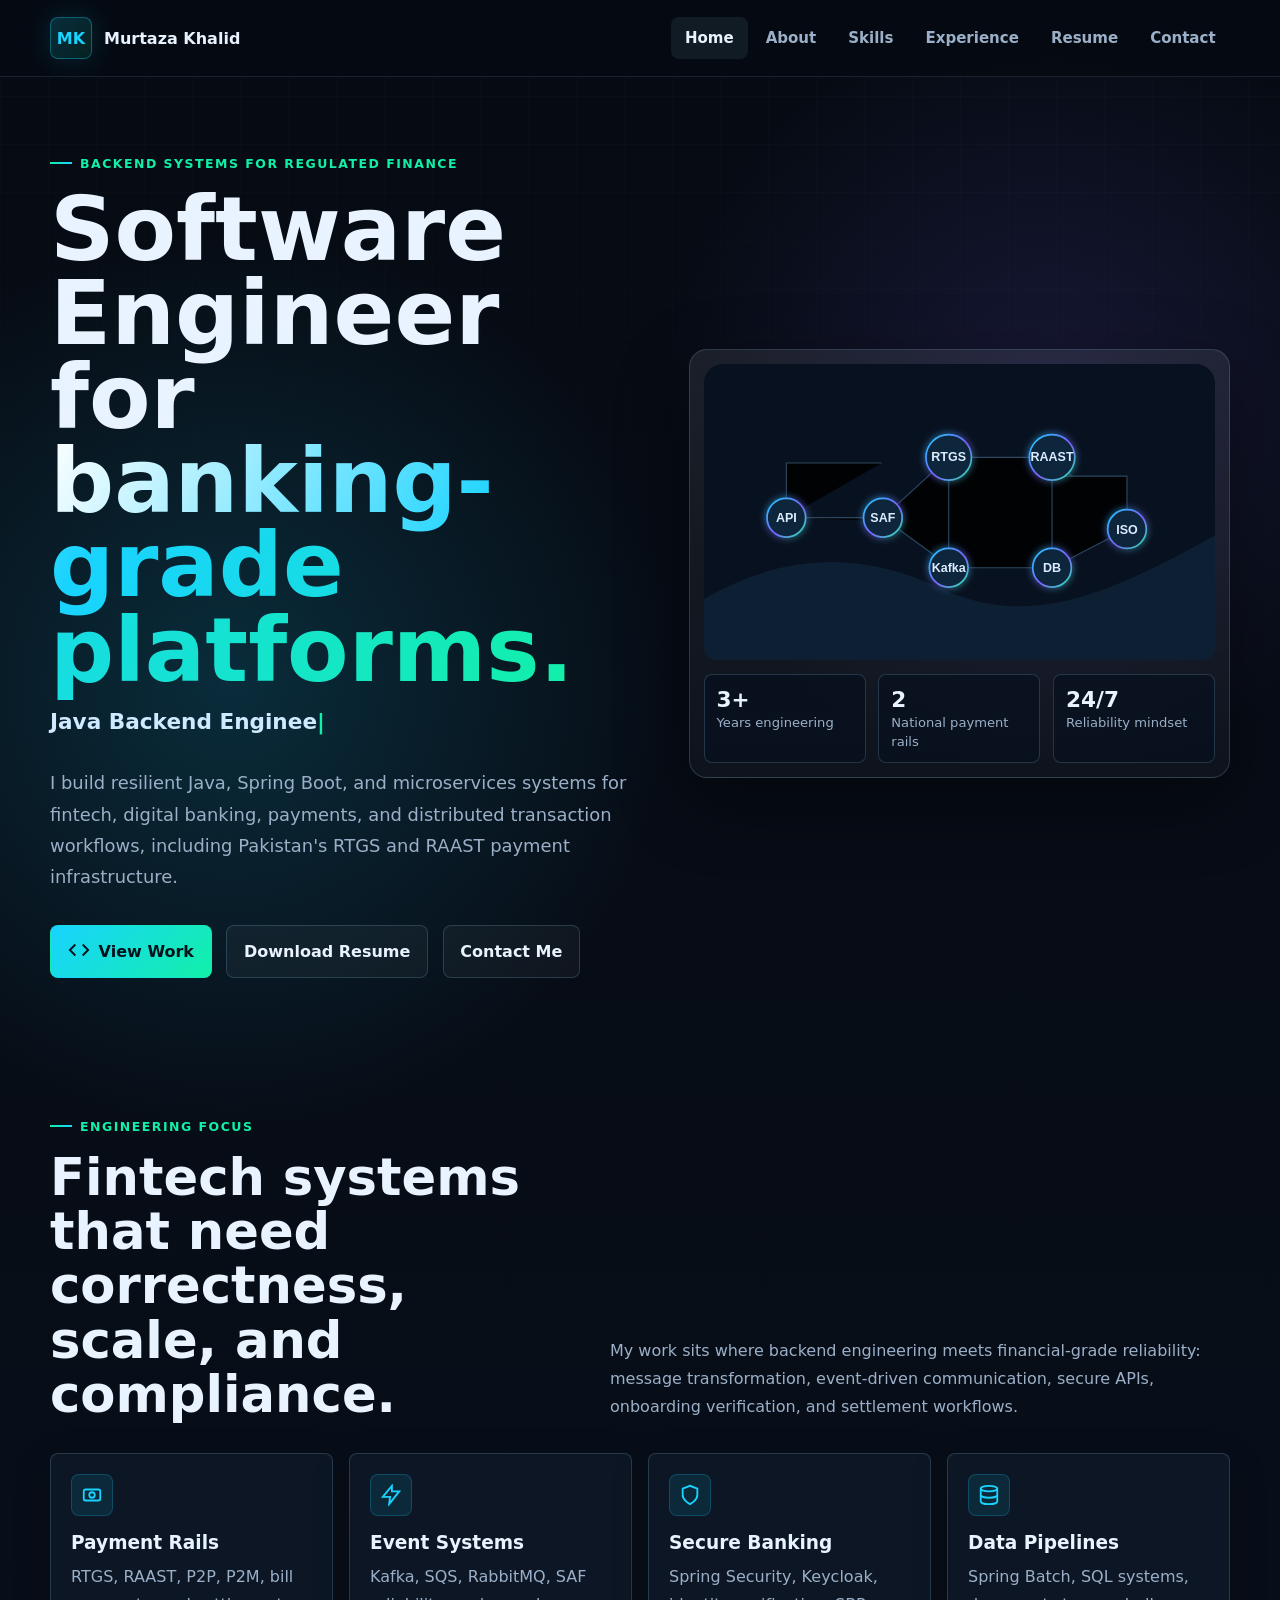
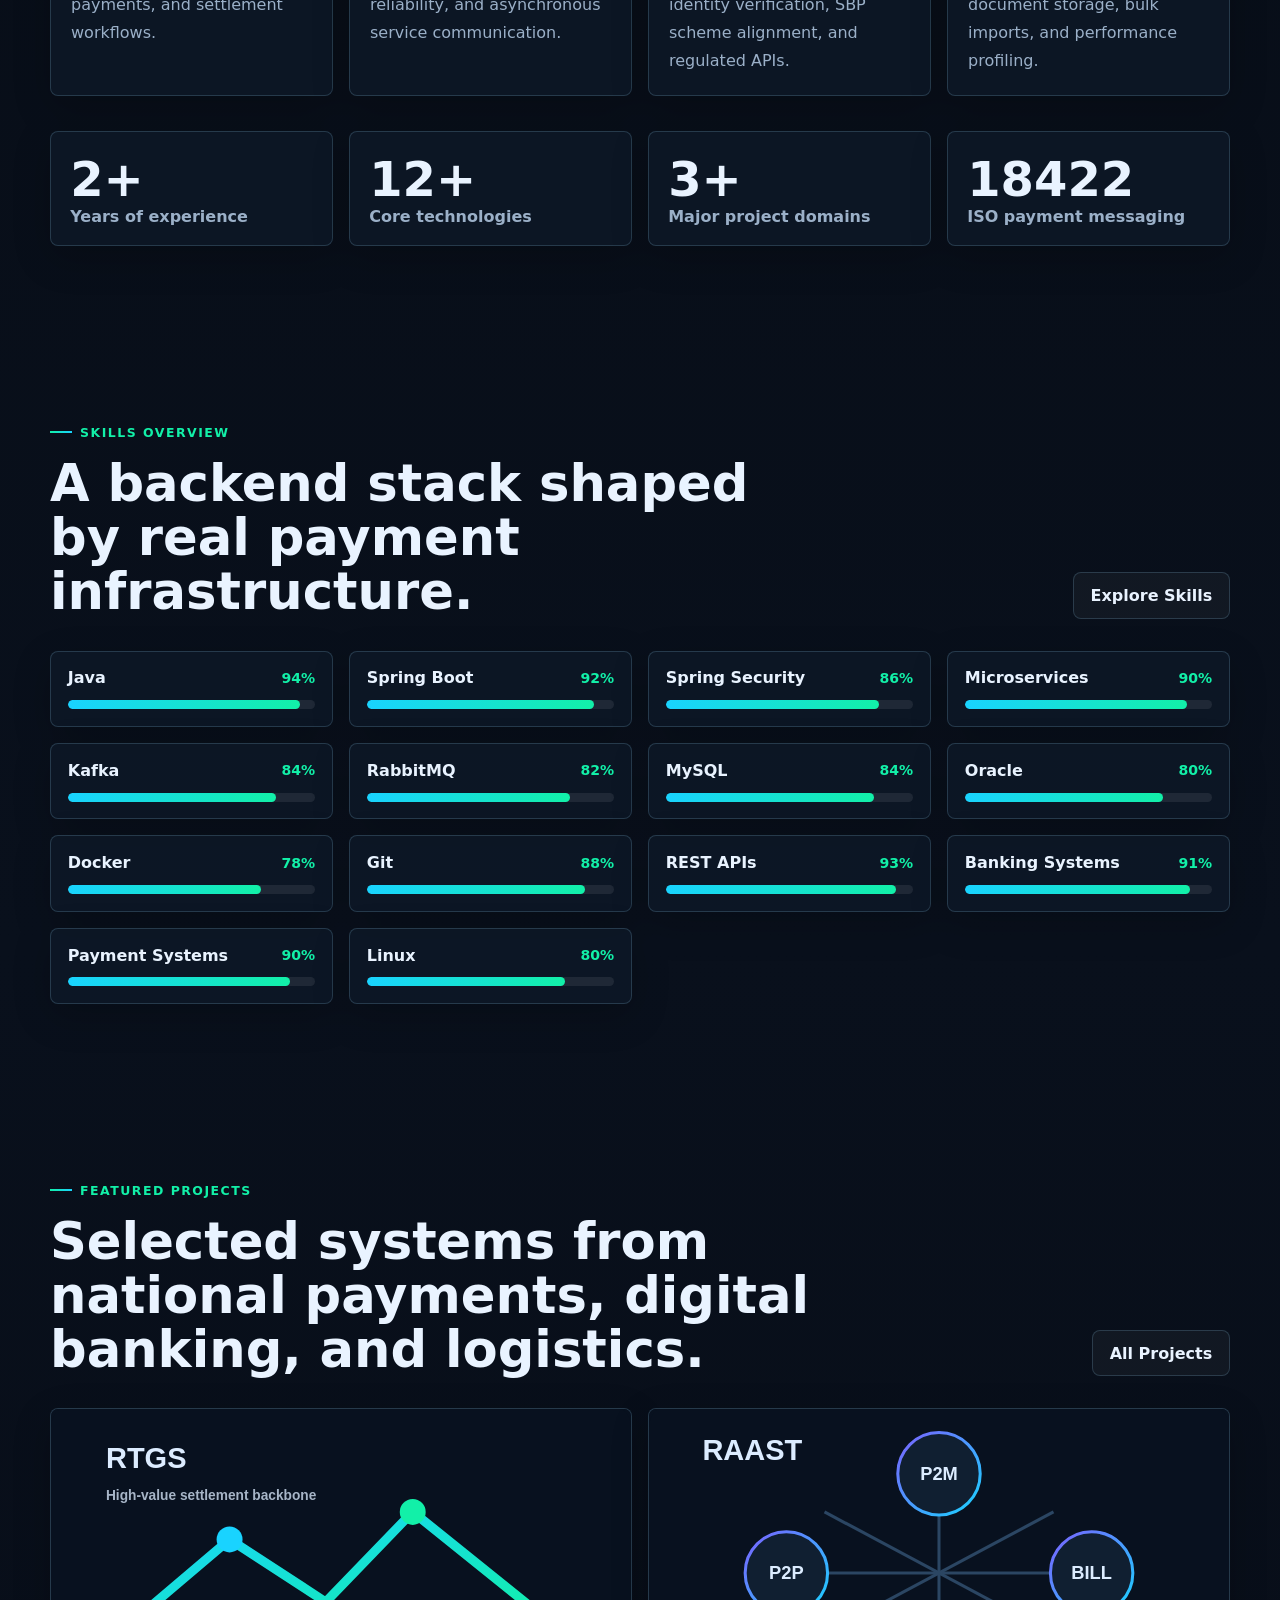
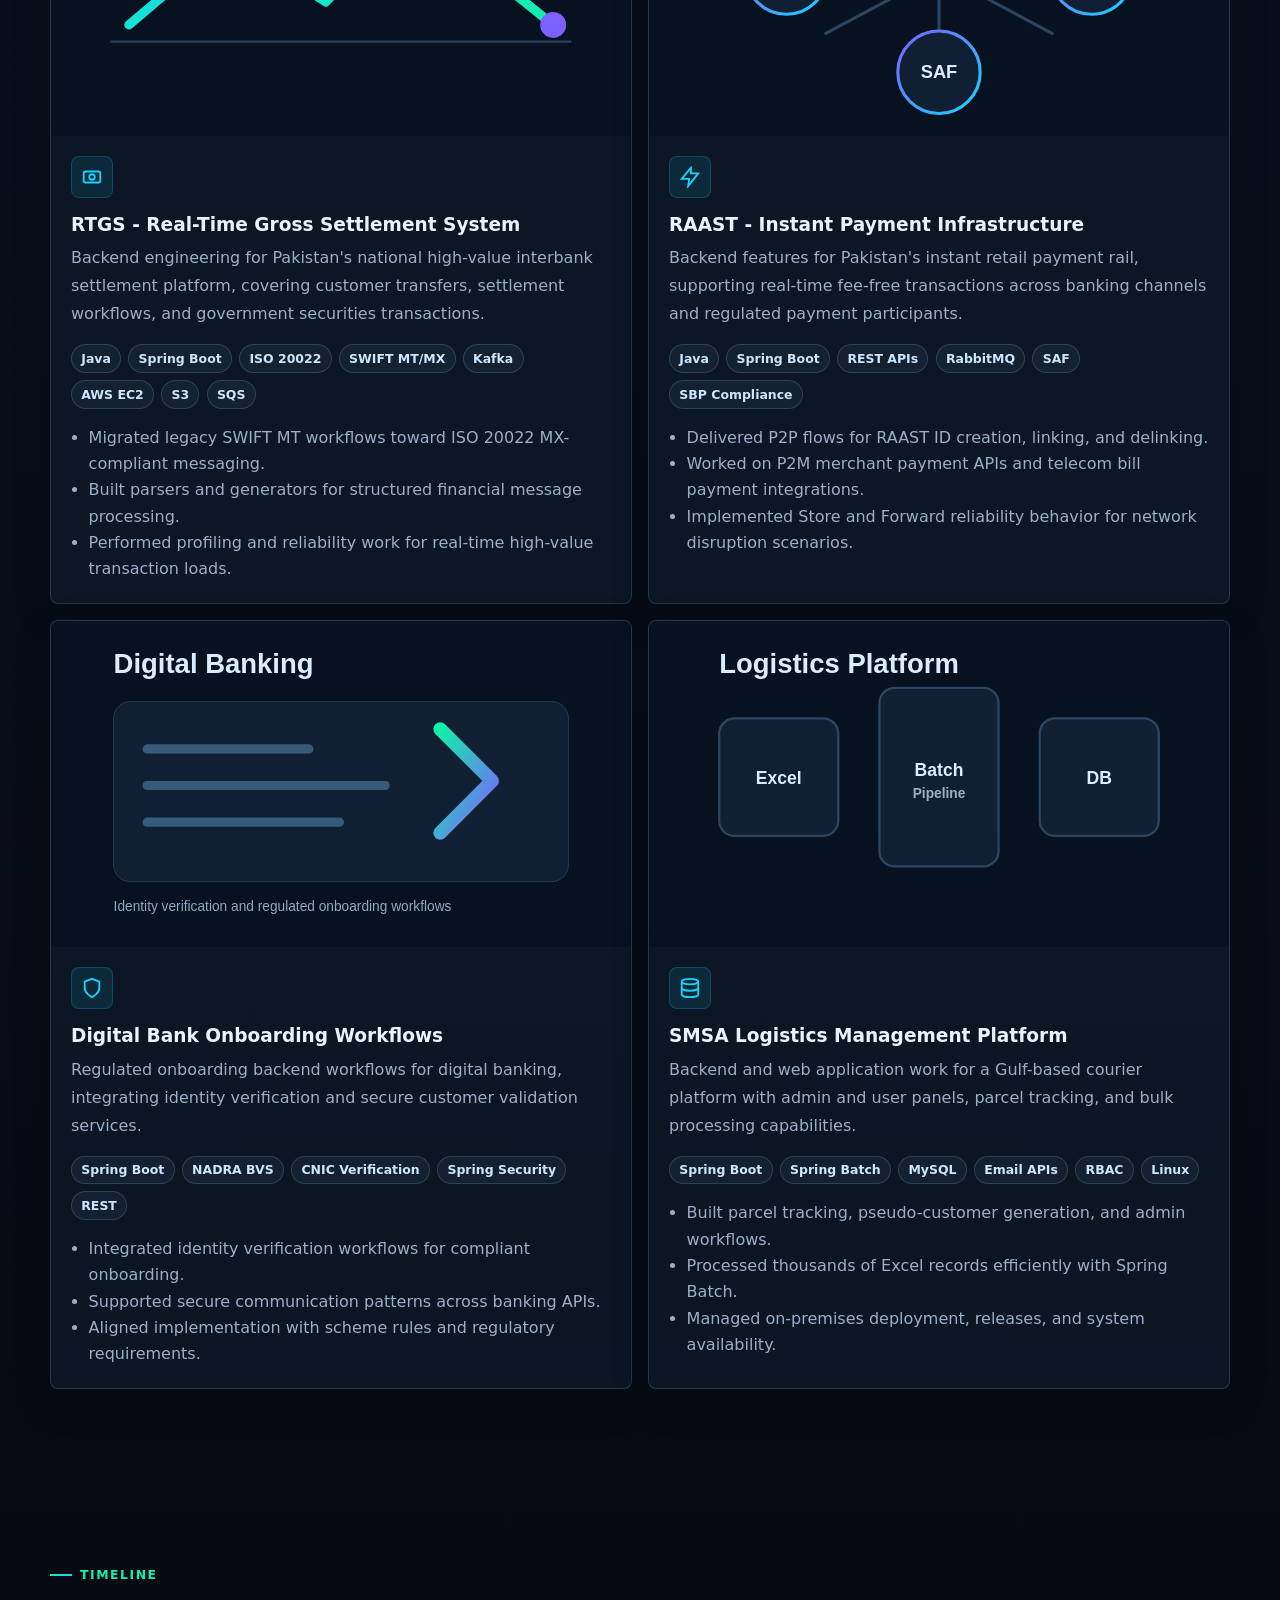
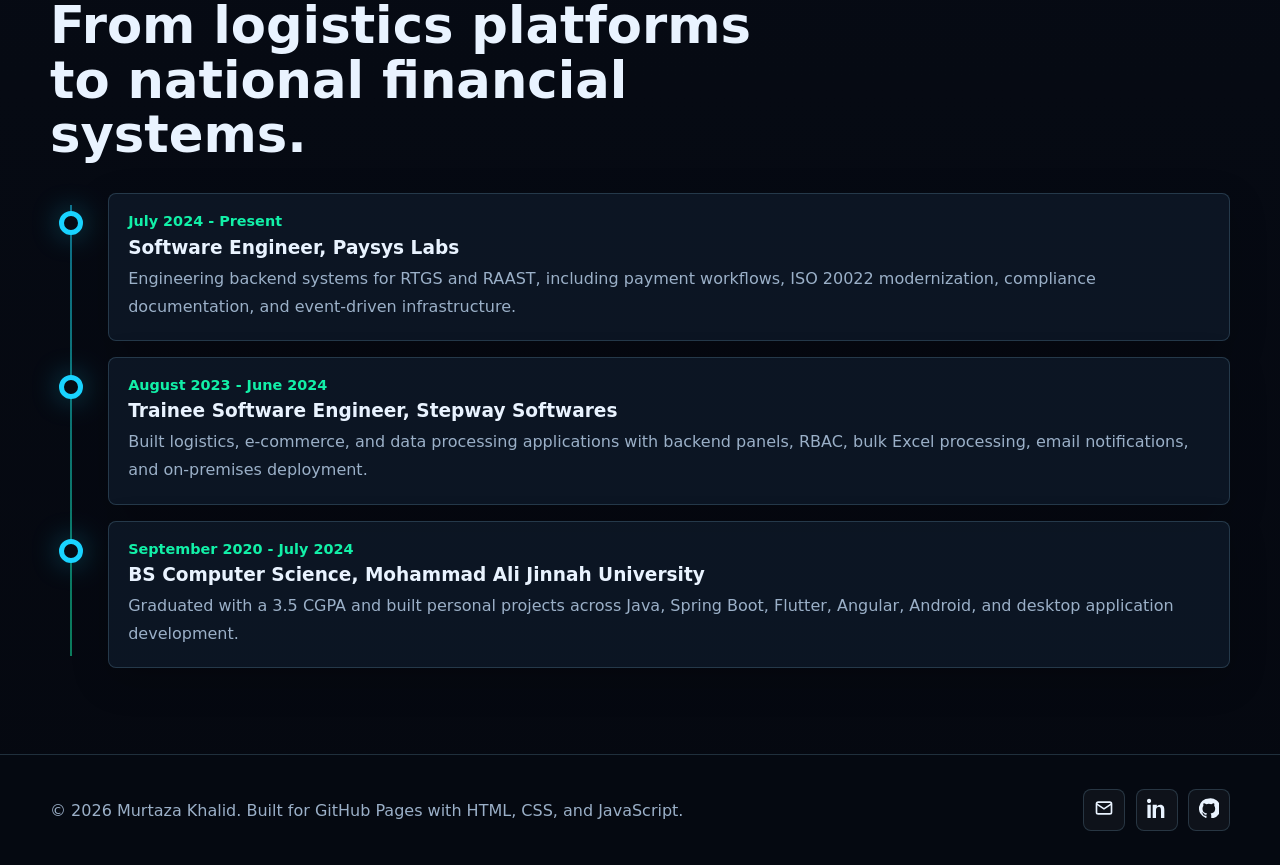
<file: index.html>
﻿<!doctype html>
<html lang="en">
<head>
  <meta charset="utf-8">
  <meta name="viewport" content="width=device-width, initial-scale=1">
  <title>Murtaza Khalid | Software Engineer - Fintech, Banking & Microservices</title>
  <meta name="description" content="Portfolio of Murtaza Khalid, a Java and Spring Boot Software Engineer building digital banking, payment systems, RTGS, RAAST, and microservices platforms.">
  <meta name="keywords" content="Murtaza Khalid, Software Engineer, Java, Spring Boot, Microservices, Kafka, Digital Banking, Payment Systems, RTGS, RAAST">
  <meta property="og:title" content="Murtaza Khalid | Software Engineer">
  <meta property="og:description" content="Java, Spring Boot, microservices, digital banking, and national payment systems portfolio.">
  <meta property="og:type" content="website">
  <meta property="og:image" content="assets/images/system-map.svg">
  <link rel="icon" type="image/svg+xml" href="assets/images/favicon.svg">
  <link rel="stylesheet" href="css/styles.css">
  <script type="application/ld+json">{"@context":"https://schema.org","@type":"Person","name":"Murtaza Khalid","jobTitle":"Software Engineer","email":"mailto:murtazakhalid888@gmail.com","url":"https://github.com/murtazakhalid77","sameAs":["https://www.linkedin.com/in/murtazakhalid77/","https://github.com/murtazakhalid77","https://leetcode.com/u/murtazakhalid77/"],"knowsAbout":["Java","Spring Boot","Microservices","Kafka","RTGS","RAAST","ISO 20022","Digital Banking","Payment Systems"]}</script>
</head>
<body>
  <a class="skip-link" href="#main">Skip to content</a>
  <header class="site-header">
    <nav class="nav" aria-label="Main navigation">
      <a class="brand" href="index.html"><span class="brand-mark">MK</span><span>Murtaza Khalid</span></a>
      <button class="nav-toggle" aria-label="Open navigation" aria-expanded="false"><span></span><span></span><span></span></button>
      <div class="nav-links"><a class="active" href="index.html">Home</a><a href="about.html">About</a><a href="skills.html">Skills</a><a href="experience.html">Experience</a><a href="resume.html">Resume</a><a href="contact.html">Contact</a></div>
    </nav>
  </header>
  <main id="main">
    <section class="hero">
      <div class="container hero-grid">
        <div>
          <span class="eyebrow reveal">Backend systems for regulated finance</span>
          <h1 class="reveal">Software Engineer for <span class="gradient-text">banking-grade platforms.</span></h1>
          <div class="typing-row reveal"><span data-typing></span><span class="cursor">|</span></div>
          <p class="hero-copy reveal">I build resilient Java, Spring Boot, and microservices systems for fintech, digital banking, payments, and distributed transaction workflows, including Pakistan's RTGS and RAAST payment infrastructure.</p>
          <div class="cta-row reveal"><a class="btn btn-primary" href="experience.html"><span data-icon="code"></span>View Work</a><a class="btn btn-ghost" href="assets/docs/Murtaza-Khalid-Resume.pdf" download>Download Resume</a><a class="btn btn-ghost" href="contact.html">Contact Me</a></div>
        </div>
        <div class="hero-visual reveal">
          <div class="visual-shell">
            <img src="assets/images/system-map.svg" alt="Distributed fintech system architecture visual">
            <div class="status-strip"><div class="status-pill"><strong>3+</strong><span>Years engineering</span></div><div class="status-pill"><strong>2</strong><span>National payment rails</span></div><div class="status-pill"><strong>24/7</strong><span>Reliability mindset</span></div></div>
          </div>
        </div>
      </div>
    </section>
    <section class="section">
      <div class="container">
        <div class="section-head"><div><span class="eyebrow reveal">Engineering focus</span><h2 class="reveal">Fintech systems that need correctness, scale, and compliance.</h2></div><p class="reveal">My work sits where backend engineering meets financial-grade reliability: message transformation, event-driven communication, secure APIs, onboarding verification, and settlement workflows.</p></div>
        <div class="grid grid-4">
          <article class="card card-pad reveal"><div class="icon" data-icon="banknote"></div><h3>Payment Rails</h3><p>RTGS, RAAST, P2P, P2M, bill payments, and settlement workflows.</p></article>
          <article class="card card-pad reveal"><div class="icon" data-icon="zap"></div><h3>Event Systems</h3><p>Kafka, SQS, RabbitMQ, SAF reliability, and asynchronous service communication.</p></article>
          <article class="card card-pad reveal"><div class="icon" data-icon="shield"></div><h3>Secure Banking</h3><p>Spring Security, Keycloak, identity verification, SBP scheme alignment, and regulated APIs.</p></article>
          <article class="card card-pad reveal"><div class="icon" data-icon="database"></div><h3>Data Pipelines</h3><p>Spring Batch, SQL systems, document storage, bulk imports, and performance profiling.</p></article>
        </div>
        <div class="grid grid-4 stats">
          <article class="card stat-card reveal"><div class="stat-number" data-count="3" data-suffix="+">0</div><div class="stat-label">Years of experience</div></article>
          <article class="card stat-card reveal"><div class="stat-number" data-count="14" data-suffix="+">0</div><div class="stat-label">Core technologies</div></article>
          <article class="card stat-card reveal"><div class="stat-number" data-count="4" data-suffix="+">0</div><div class="stat-label">Major project domains</div></article>
          <article class="card stat-card reveal"><div class="stat-number" data-count="20022">0</div><div class="stat-label">ISO payment messaging</div></article>
        </div>
      </div>
    </section>
    <section class="section">
      <div class="container">
        <div class="section-head"><div><span class="eyebrow reveal">Skills overview</span><h2 class="reveal">A backend stack shaped by real payment infrastructure.</h2></div><a class="btn btn-ghost reveal" href="skills.html">Explore Skills</a></div>
        <div class="grid grid-4" data-skills></div>
      </div>
    </section>
    <section class="section">
      <div class="container">
        <div class="section-head"><div><span class="eyebrow reveal">Featured projects</span><h2 class="reveal">Selected systems from national payments, digital banking, and logistics.</h2></div><a class="btn btn-ghost reveal" href="experience.html">All Projects</a></div>
        <div class="grid grid-2" data-projects></div>
      </div>
    </section>
    <section class="section">
      <div class="container">
        <div class="section-head"><div><span class="eyebrow reveal">Timeline</span><h2 class="reveal">From logistics platforms to national financial systems.</h2></div></div>
        <div class="timeline">
          <article class="timeline-item reveal"><span class="timeline-dot"></span><div class="card timeline-card"><div class="timeline-meta">July 2024 - Present</div><h3>Software Engineer, Paysys Labs</h3><p>Engineering backend systems for RTGS and RAAST, including payment workflows, ISO 20022 modernization, compliance documentation, and event-driven infrastructure.</p></div></article>
          <article class="timeline-item reveal"><span class="timeline-dot"></span><div class="card timeline-card"><div class="timeline-meta">August 2023 - June 2024</div><h3>Trainee Software Engineer, Stepway Softwares</h3><p>Built logistics, e-commerce, and data processing applications with backend panels, RBAC, bulk Excel processing, email notifications, and on-premises deployment.</p></div></article>
          <article class="timeline-item reveal"><span class="timeline-dot"></span><div class="card timeline-card"><div class="timeline-meta">September 2020 - July 2024</div><h3>BS Computer Science, Mohammad Ali Jinnah University</h3><p>Graduated with a 3.5 CGPA and built personal projects across Java, Spring Boot, Flutter, Angular, Android, and desktop application development.</p></div></article>
        </div>
      </div>
    </section>
  </main>
  <footer class="footer"><div class="container footer-inner"><div>&copy; 2026 Murtaza Khalid. Built for GitHub Pages with HTML, CSS, and JavaScript.</div><div class="socials"><a href="https://mail.google.com/mail/?view=cm&fs=1&to=murtazakhalid888@gmail.com" target="_blank" rel="noopener noreferrer" aria-label="Email"><span data-icon="mail"></span></a><a href="https://www.linkedin.com/in/murtazakhalid77/" target="_blank" rel="noopener noreferrer" aria-label="LinkedIn"><span data-icon="linkedin"></span></a><a href="https://github.com/murtazakhalid77" target="_blank" rel="noopener noreferrer" aria-label="GitHub"><span data-icon="github"></span></a></div></div></footer>
  <script src="js/main.js"></script>
</body>
</html>
</file>
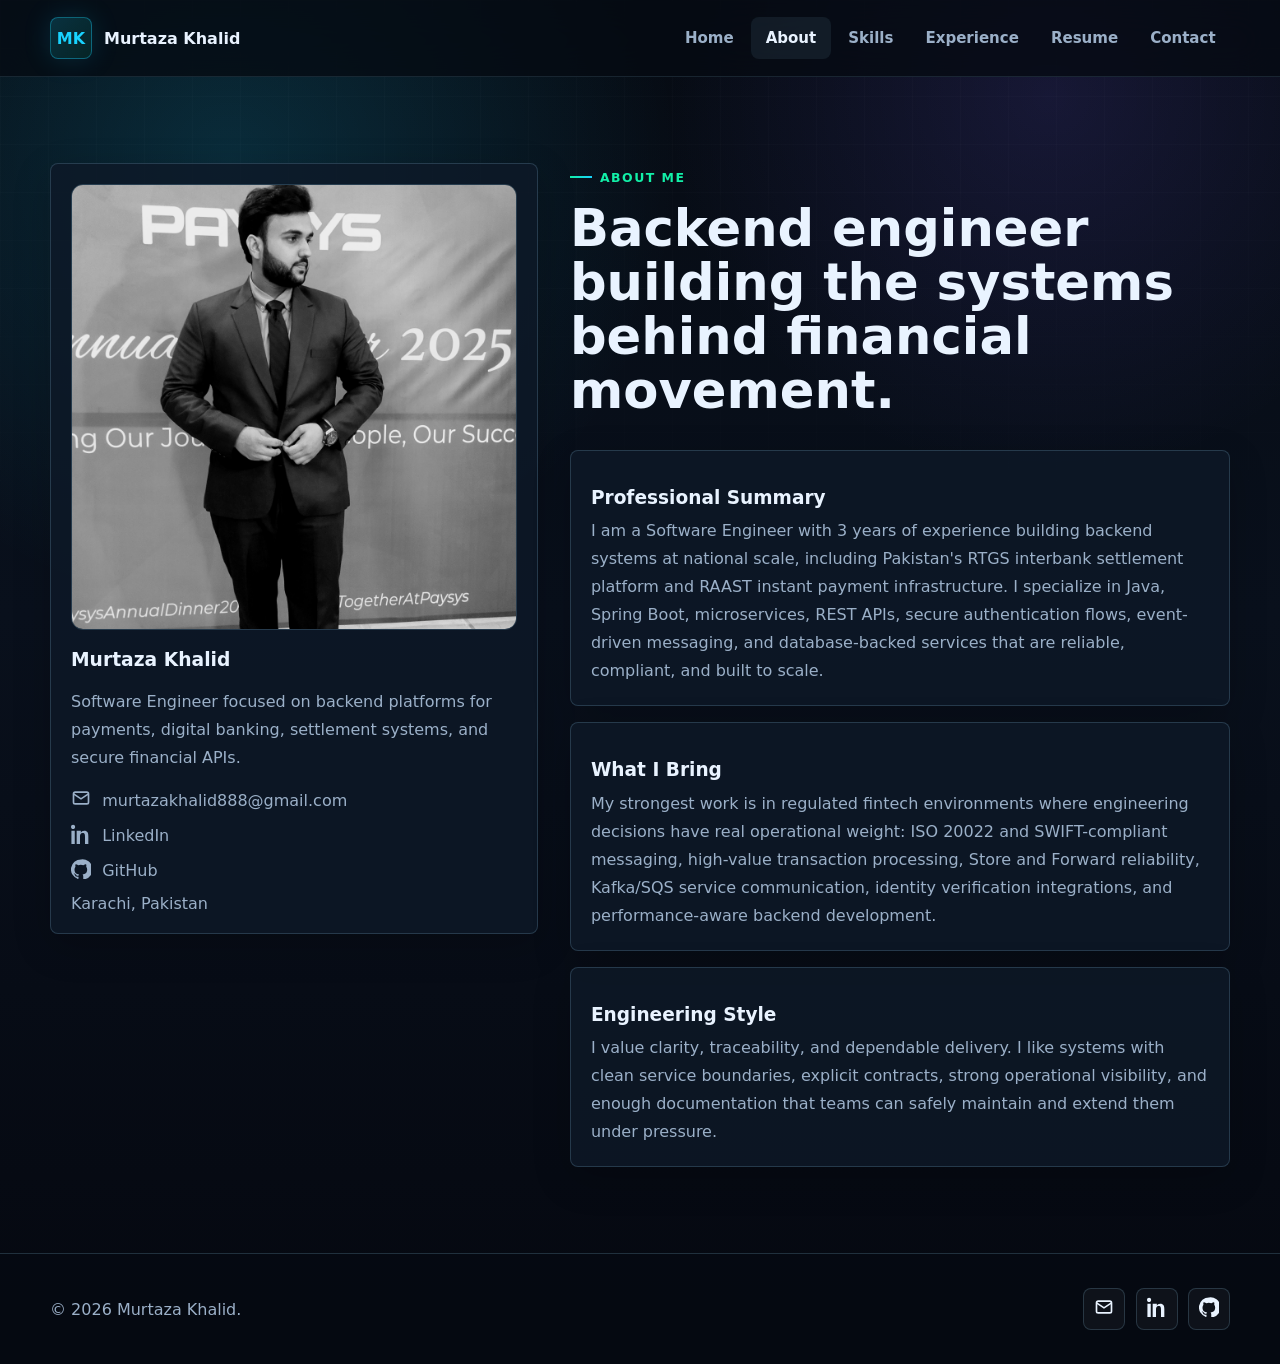
<file: about.html>
﻿<!doctype html>
<html lang="en">
<head>
  <meta charset="utf-8">
  <meta name="viewport" content="width=device-width, initial-scale=1">
  <title>About | Murtaza Khalid</title>
  <meta name="description" content="About Murtaza Khalid, Software Engineer specializing in Java, Spring Boot, fintech, banking systems, and microservices.">
  <meta property="og:title" content="About Murtaza Khalid">
  <meta property="og:type" content="website">
  <link rel="icon" type="image/svg+xml" href="assets/images/favicon.svg">
  <link rel="stylesheet" href="css/styles.css">
</head>
<body>
  <a class="skip-link" href="#main">Skip to content</a>
  <header class="site-header"><nav class="nav"><a class="brand" href="index.html"><span class="brand-mark">MK</span><span>Murtaza Khalid</span></a><button class="nav-toggle" aria-label="Open navigation" aria-expanded="false"><span></span><span></span><span></span></button><div class="nav-links"><a href="index.html">Home</a><a class="active" href="about.html">About</a><a href="skills.html">Skills</a><a href="experience.html">Experience</a><a href="resume.html">Resume</a><a href="contact.html">Contact</a></div></nav></header>
  <main id="main">
    <section class="section">
      <div class="container split">
        <aside class="card profile-panel reveal">
          <img src="assets/images/IMG_20250426_213100_114.jpg" alt="Portrait of Murtaza Khalid">
          <h1>Murtaza Khalid</h1>
          <p>Software Engineer focused on backend platforms for payments, digital banking, settlement systems, and secure financial APIs.</p>
          <div class="info-list"><a href="https://mail.google.com/mail/?view=cm&fs=1&to=murtazakhalid888@gmail.com" target="_blank" rel="noopener noreferrer"><span data-icon="mail"></span>murtazakhalid888@gmail.com</a><a href="https://www.linkedin.com/in/murtazakhalid77/" target="_blank" rel="noopener noreferrer"><span data-icon="linkedin"></span>LinkedIn</a><a href="https://github.com/murtazakhalid77" target="_blank" rel="noopener noreferrer"><span data-icon="github"></span>GitHub</a><div>Karachi, Pakistan</div></div>
        </aside>
        <div>
          <span class="eyebrow reveal">About me</span>
          <div class="section-head"><h1 class="reveal">Backend engineer building the systems behind financial movement.</h1></div>
          <div class="grid">
            <article class="card card-pad reveal"><h3>Professional Summary</h3><p>I am a Software Engineer with 3 years of experience building backend systems at national scale, including Pakistan's RTGS interbank settlement platform and RAAST instant payment infrastructure. I specialize in Java, Spring Boot, microservices, REST APIs, secure authentication flows, event-driven messaging, and database-backed services that are reliable, compliant, and built to scale.</p></article>
            <article class="card card-pad reveal"><h3>What I Bring</h3><p>My strongest work is in regulated fintech environments where engineering decisions have real operational weight: ISO 20022 and SWIFT-compliant messaging, high-value transaction processing, Store and Forward reliability, Kafka/SQS service communication, identity verification integrations, and performance-aware backend development.</p></article>
            <article class="card card-pad reveal"><h3>Engineering Style</h3><p>I value clarity, traceability, and dependable delivery. I like systems with clean service boundaries, explicit contracts, strong operational visibility, and enough documentation that teams can safely maintain and extend them under pressure.</p></article>
          </div>
        </div>
      </div>
    </section>
  </main>
  <footer class="footer"><div class="container footer-inner"><div>&copy; 2026 Murtaza Khalid.</div><div class="socials"><a href="https://mail.google.com/mail/?view=cm&fs=1&to=murtazakhalid888@gmail.com" target="_blank" rel="noopener noreferrer" aria-label="Email"><span data-icon="mail"></span></a><a href="https://www.linkedin.com/in/murtazakhalid77/" target="_blank" rel="noopener noreferrer" aria-label="LinkedIn"><span data-icon="linkedin"></span></a><a href="https://github.com/murtazakhalid77" target="_blank" rel="noopener noreferrer" aria-label="GitHub"><span data-icon="github"></span></a></div></div></footer>
  <script src="js/main.js"></script>
</body>
</html>
</file>
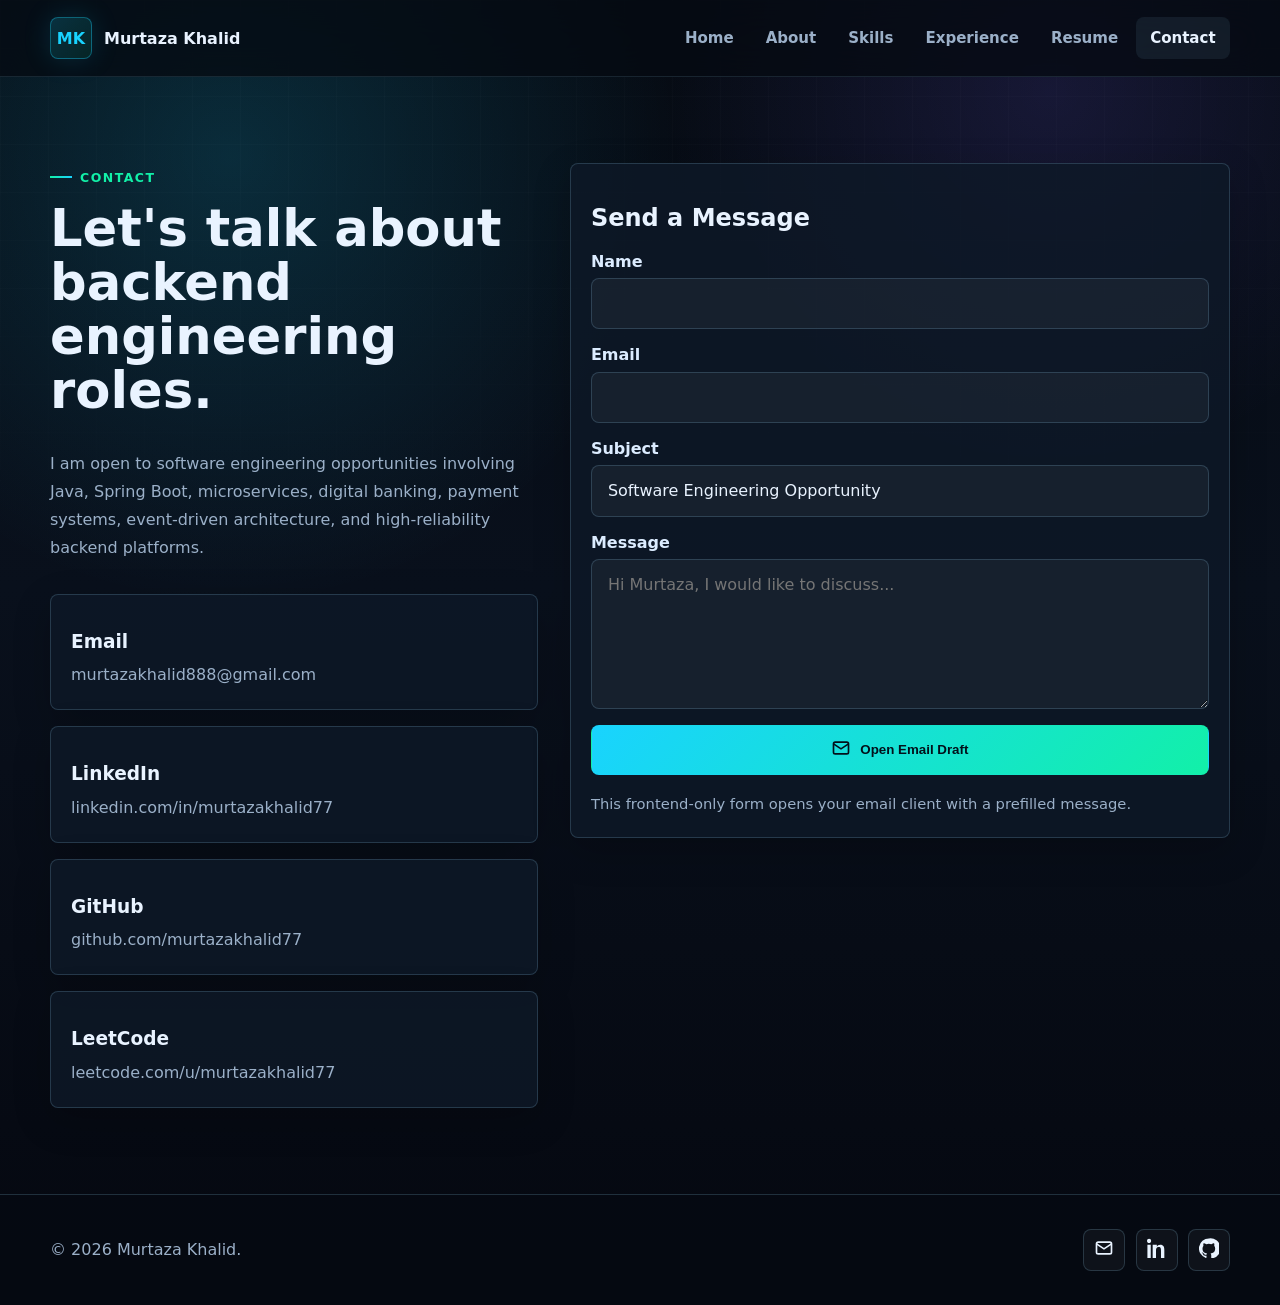
<file: contact.html>
﻿<!doctype html>
<html lang="en">
<head>
  <meta charset="utf-8">
  <meta name="viewport" content="width=device-width, initial-scale=1">
  <title>Contact | Murtaza Khalid</title>
  <meta name="description" content="Contact Murtaza Khalid for Java, Spring Boot, fintech, digital banking, payment systems, and backend software engineering opportunities.">
  <meta property="og:title" content="Contact | Murtaza Khalid">
  <meta property="og:type" content="website">
  <link rel="icon" type="image/svg+xml" href="assets/images/favicon.svg">
  <link rel="stylesheet" href="css/styles.css">
</head>
<body>
  <a class="skip-link" href="#main">Skip to content</a>
  <header class="site-header"><nav class="nav"><a class="brand" href="index.html"><span class="brand-mark">MK</span><span>Murtaza Khalid</span></a><button class="nav-toggle" aria-label="Open navigation" aria-expanded="false"><span></span><span></span><span></span></button><div class="nav-links"><a href="index.html">Home</a><a href="about.html">About</a><a href="skills.html">Skills</a><a href="experience.html">Experience</a><a href="resume.html">Resume</a><a class="active" href="contact.html">Contact</a></div></nav></header>
  <main id="main">
    <section class="section">
      <div class="container split">
        <div>
          <span class="eyebrow reveal">Contact</span>
          <div class="section-head"><h1 class="reveal">Let's talk about backend engineering roles.</h1></div>
          <p class="reveal">I am open to software engineering opportunities involving Java, Spring Boot, microservices, digital banking, payment systems, event-driven architecture, and high-reliability backend platforms.</p>
          <div class="grid" style="margin-top:2rem">
            <a class="card card-pad reveal" href="https://mail.google.com/mail/?view=cm&fs=1&to=murtazakhalid888@gmail.com" target="_blank" rel="noopener noreferrer"><h3>Email</h3><p>murtazakhalid888@gmail.com</p></a>
            <a class="card card-pad reveal" href="https://www.linkedin.com/in/murtazakhalid77/" target="_blank" rel="noopener noreferrer"><h3>LinkedIn</h3><p>linkedin.com/in/murtazakhalid77</p></a>
            <a class="card card-pad reveal" href="https://github.com/murtazakhalid77" target="_blank" rel="noopener noreferrer"><h3>GitHub</h3><p>github.com/murtazakhalid77</p></a>
            <a class="card card-pad reveal" href="https://leetcode.com/u/murtazakhalid77/" target="_blank" rel="noopener noreferrer"><h3>LeetCode</h3><p>leetcode.com/u/murtazakhalid77</p></a>
          </div>
        </div>
        <section class="card card-pad reveal" aria-labelledby="contact-form-title">
          <h2 id="contact-form-title">Send a Message</h2>
          <form class="contact-form" data-contact-form>
            <div class="field"><label for="name">Name</label><input id="name" name="name" autocomplete="name" required></div>
            <div class="field"><label for="email">Email</label><input id="email" name="email" type="email" autocomplete="email" required></div>
            <div class="field"><label for="subject">Subject</label><input id="subject" name="subject" value="Software Engineering Opportunity" required></div>
            <div class="field"><label for="message">Message</label><textarea id="message" name="message" required placeholder="Hi Murtaza, I would like to discuss..."></textarea></div>
            <button class="btn btn-primary" type="submit"><span data-icon="mail"></span>Open Email Draft</button>
            <p class="form-note">This frontend-only form opens your email client with a prefilled message.</p>
          </form>
        </section>
      </div>
    </section>
  </main>
  <footer class="footer"><div class="container footer-inner"><div>&copy; 2026 Murtaza Khalid.</div><div class="socials"><a href="https://mail.google.com/mail/?view=cm&fs=1&to=murtazakhalid888@gmail.com" target="_blank" rel="noopener noreferrer" aria-label="Email"><span data-icon="mail"></span></a><a href="https://www.linkedin.com/in/murtazakhalid77/" target="_blank" rel="noopener noreferrer" aria-label="LinkedIn"><span data-icon="linkedin"></span></a><a href="https://github.com/murtazakhalid77" target="_blank" rel="noopener noreferrer" aria-label="GitHub"><span data-icon="github"></span></a></div></div></footer>
  <script src="js/main.js"></script>
</body>
</html>
</file>
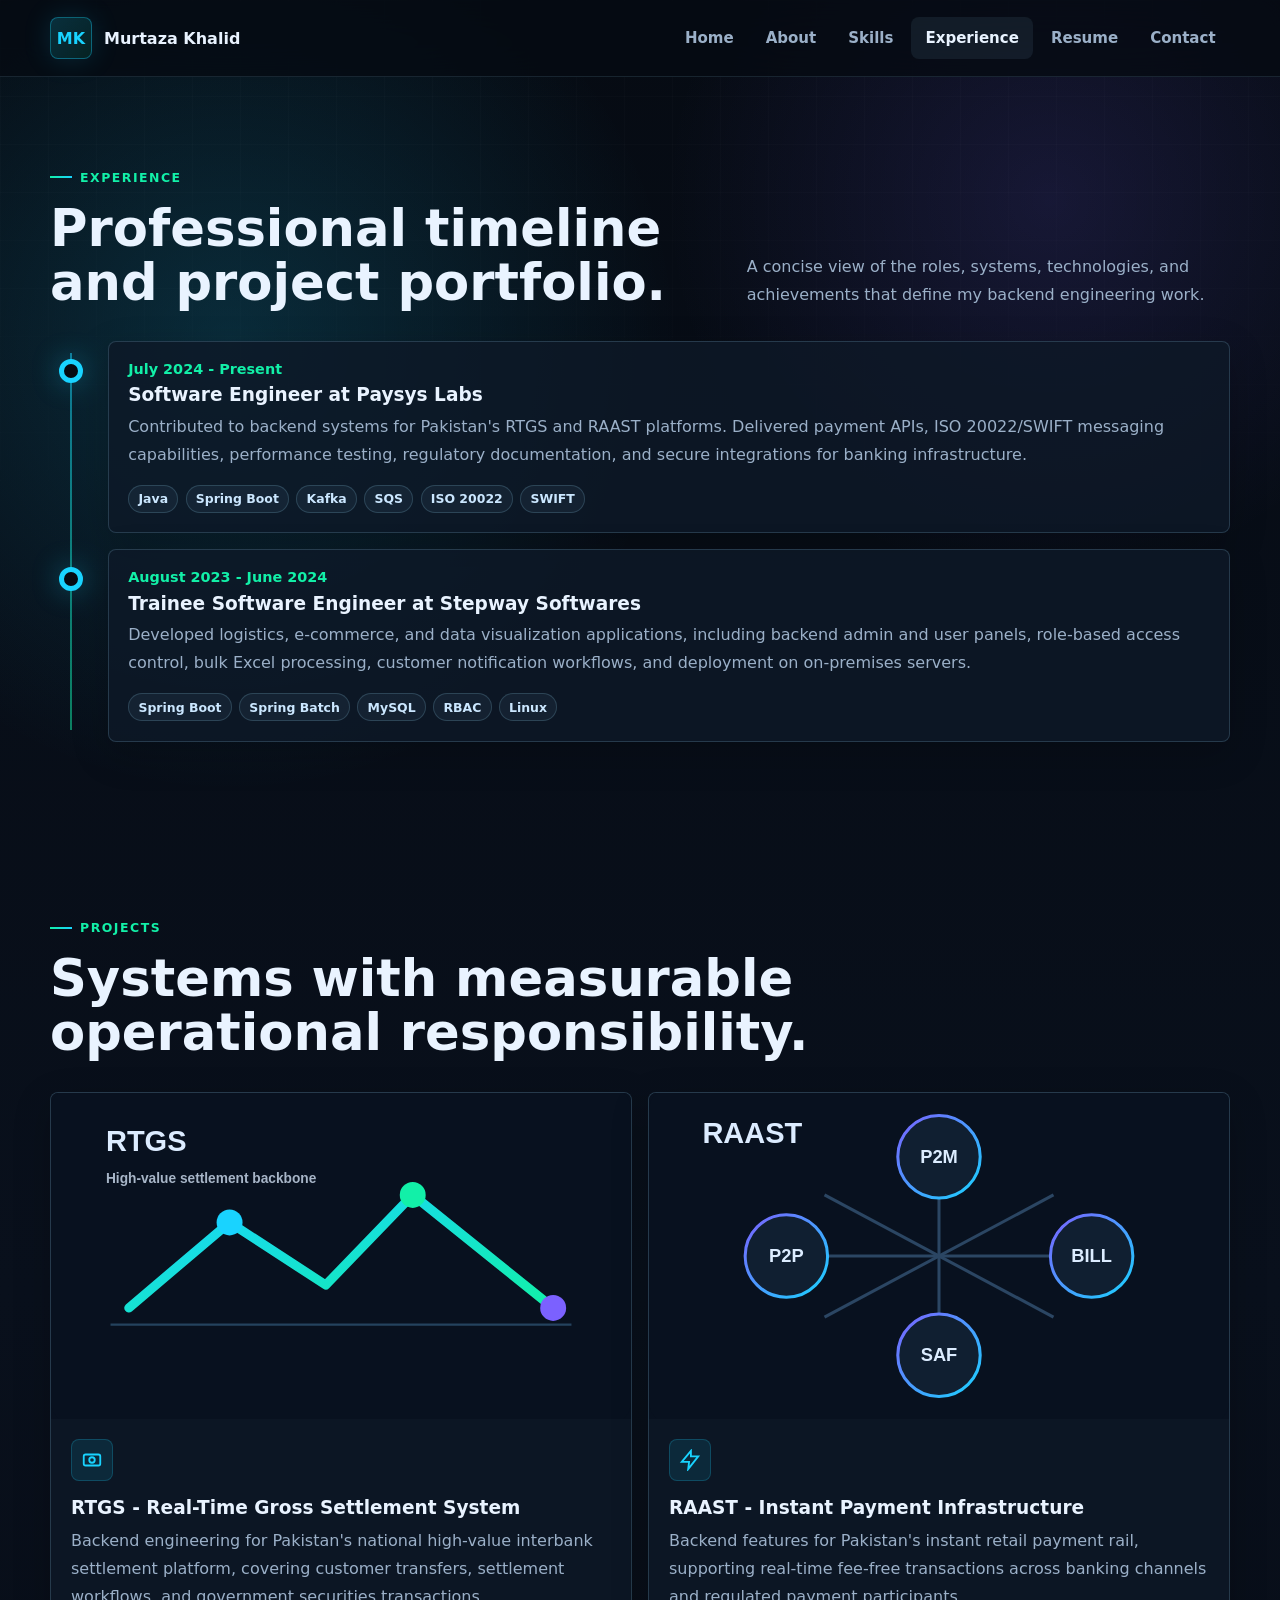
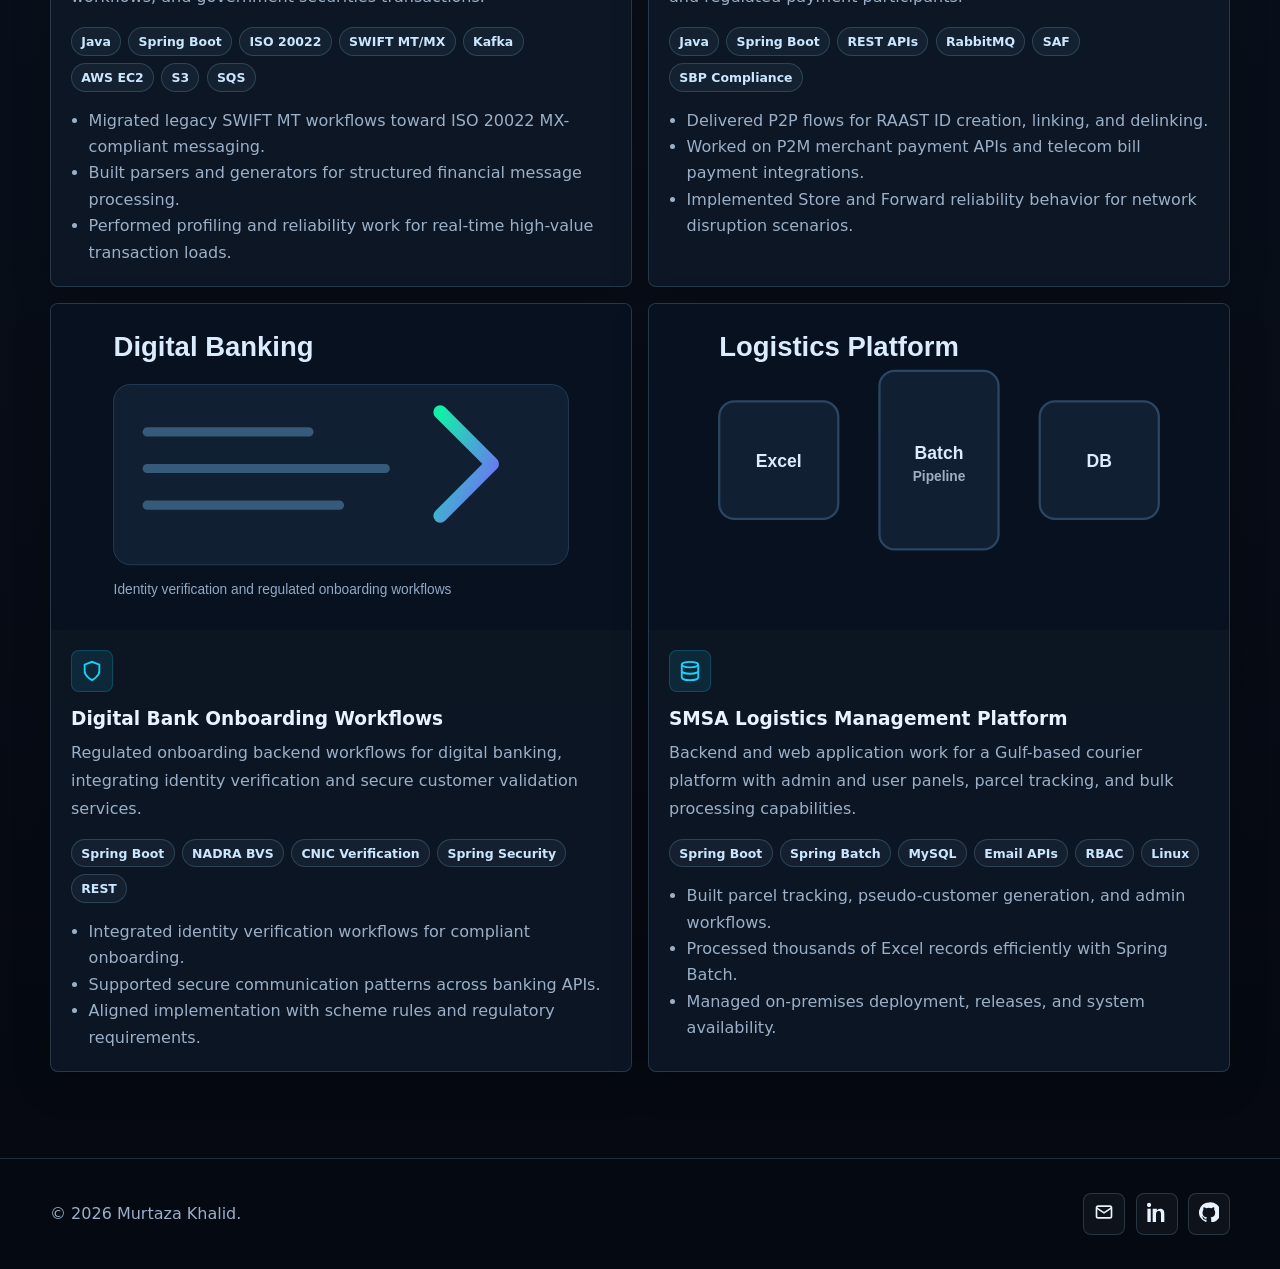
<file: experience.html>
﻿<!doctype html>
<html lang="en">
<head>
  <meta charset="utf-8">
  <meta name="viewport" content="width=device-width, initial-scale=1">
  <title>Experience & Projects | Murtaza Khalid</title>
  <meta name="description" content="Experience and projects by Murtaza Khalid across RTGS, RAAST, digital banking onboarding, and logistics systems.">
  <meta property="og:title" content="Experience & Projects | Murtaza Khalid">
  <meta property="og:type" content="website">
  <link rel="icon" type="image/svg+xml" href="assets/images/favicon.svg">
  <link rel="stylesheet" href="css/styles.css">
</head>
<body>
  <a class="skip-link" href="#main">Skip to content</a>
  <header class="site-header"><nav class="nav"><a class="brand" href="index.html"><span class="brand-mark">MK</span><span>Murtaza Khalid</span></a><button class="nav-toggle" aria-label="Open navigation" aria-expanded="false"><span></span><span></span><span></span></button><div class="nav-links"><a href="index.html">Home</a><a href="about.html">About</a><a href="skills.html">Skills</a><a class="active" href="experience.html">Experience</a><a href="resume.html">Resume</a><a href="contact.html">Contact</a></div></nav></header>
  <main id="main">
    <section class="section">
      <div class="container">
        <span class="eyebrow reveal">Experience</span>
        <div class="section-head"><h1 class="reveal">Professional timeline and project portfolio.</h1><p class="reveal">A concise view of the roles, systems, technologies, and achievements that define my backend engineering work.</p></div>
        <div class="timeline">
          <article class="timeline-item reveal"><span class="timeline-dot"></span><div class="card timeline-card"><div class="timeline-meta">July 2024 - Present</div><h3>Software Engineer at Paysys Labs</h3><p>Contributed to backend systems for Pakistan's RTGS and RAAST platforms. Delivered payment APIs, ISO 20022/SWIFT messaging capabilities, performance testing, regulatory documentation, and secure integrations for banking infrastructure.</p><div class="tags"><span class="tag">Java</span><span class="tag">Spring Boot</span><span class="tag">Kafka</span><span class="tag">SQS</span><span class="tag">ISO 20022</span><span class="tag">SWIFT</span></div></div></article>
          <article class="timeline-item reveal"><span class="timeline-dot"></span><div class="card timeline-card"><div class="timeline-meta">August 2023 - June 2024</div><h3>Trainee Software Engineer at Stepway Softwares</h3><p>Developed logistics, e-commerce, and data visualization applications, including backend admin and user panels, role-based access control, bulk Excel processing, customer notification workflows, and deployment on on-premises servers.</p><div class="tags"><span class="tag">Spring Boot</span><span class="tag">Spring Batch</span><span class="tag">MySQL</span><span class="tag">RBAC</span><span class="tag">Linux</span></div></div></article>
        </div>
      </div>
    </section>
    <section class="section"><div class="container"><div class="section-head"><div><span class="eyebrow reveal">Projects</span><h2 class="reveal">Systems with measurable operational responsibility.</h2></div></div><div class="grid grid-2" data-projects></div></div></section>
  </main>
  <footer class="footer"><div class="container footer-inner"><div>&copy; 2026 Murtaza Khalid.</div><div class="socials"><a href="https://mail.google.com/mail/?view=cm&fs=1&to=murtazakhalid888@gmail.com" target="_blank" rel="noopener noreferrer" aria-label="Email"><span data-icon="mail"></span></a><a href="https://www.linkedin.com/in/murtazakhalid77/" target="_blank" rel="noopener noreferrer" aria-label="LinkedIn"><span data-icon="linkedin"></span></a><a href="https://github.com/murtazakhalid77" target="_blank" rel="noopener noreferrer" aria-label="GitHub"><span data-icon="github"></span></a></div></div></footer>
  <script src="js/main.js"></script>
</body>
</html>
</file>
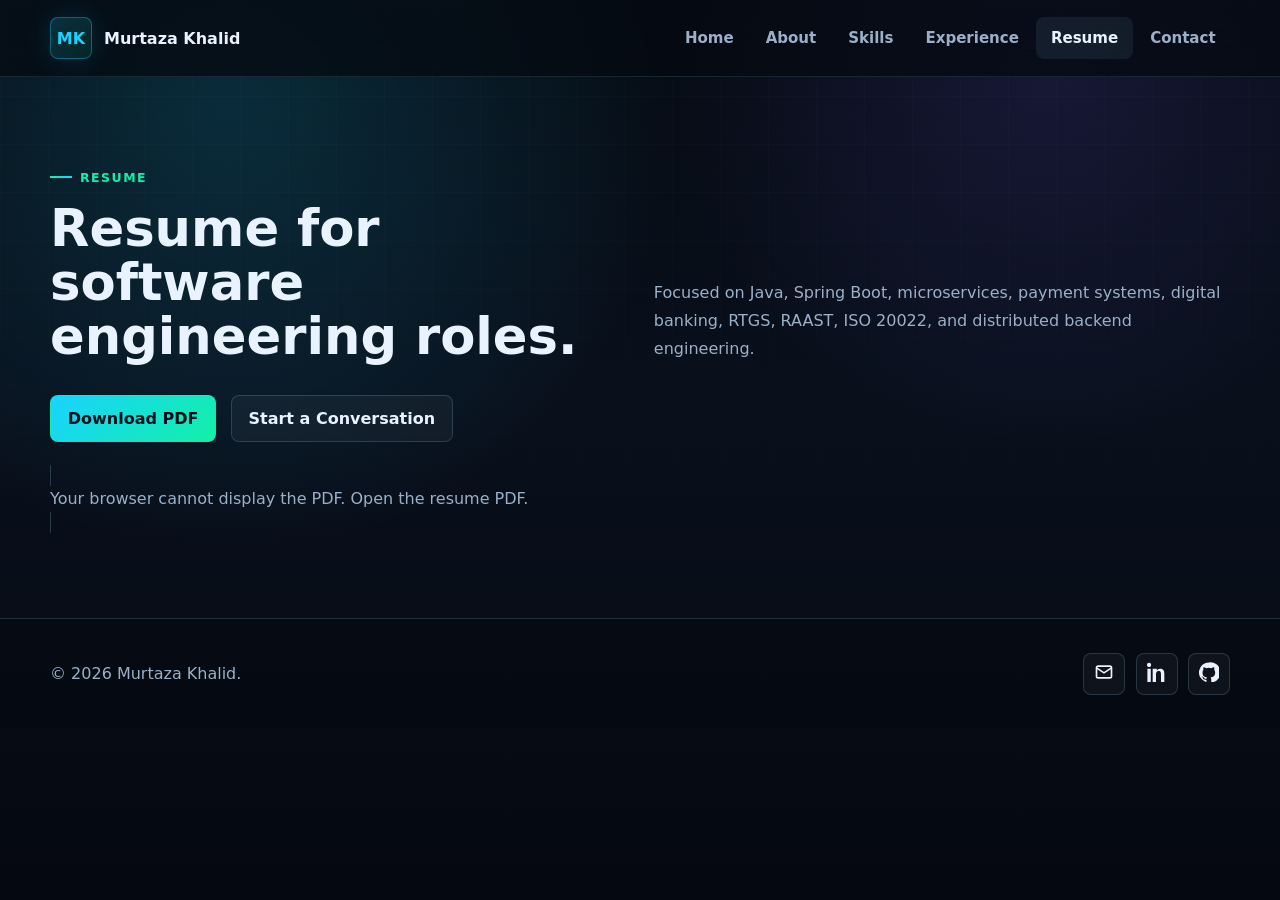
<file: resume.html>
﻿<!doctype html>
<html lang="en">
<head>
  <meta charset="utf-8">
  <meta name="viewport" content="width=device-width, initial-scale=1">
  <title>Resume | Murtaza Khalid</title>
  <meta name="description" content="Download or view the resume of Murtaza Khalid, Software Engineer specializing in Java, Spring Boot, microservices, fintech, and payment systems.">
  <meta property="og:title" content="Resume | Murtaza Khalid">
  <meta property="og:type" content="website">
  <link rel="icon" type="image/svg+xml" href="assets/images/favicon.svg">
  <link rel="stylesheet" href="css/styles.css">
</head>
<body>
  <a class="skip-link" href="#main">Skip to content</a>
  <header class="site-header"><nav class="nav"><a class="brand" href="index.html"><span class="brand-mark">MK</span><span>Murtaza Khalid</span></a><button class="nav-toggle" aria-label="Open navigation" aria-expanded="false"><span></span><span></span><span></span></button><div class="nav-links"><a href="index.html">Home</a><a href="about.html">About</a><a href="skills.html">Skills</a><a href="experience.html">Experience</a><a class="active" href="resume.html">Resume</a><a href="contact.html">Contact</a></div></nav></header>
  <main id="main">
    <section class="section">
      <div class="container">
        <span class="eyebrow reveal">Resume</span>
        <div class="section-head"><h1 class="reveal">Resume for software engineering roles.</h1><p class="reveal">Focused on Java, Spring Boot, microservices, payment systems, digital banking, RTGS, RAAST, ISO 20022, and distributed backend engineering.</p></div>
        <div class="cta-row reveal"><a class="btn btn-primary" href="assets/docs/Murtaza-Khalid-Resume.pdf" download>Download PDF</a><a class="btn btn-ghost" href="contact.html">Start a Conversation</a></div>
        <div style="height:24px"></div>
        <object class="resume-frame reveal" data="assets/docs/Murtaza-Khalid-Resume.pdf" type="application/pdf"><p>Your browser cannot display the PDF. <a href="assets/docs/Murtaza-Khalid-Resume.pdf">Open the resume PDF</a>.</p></object>
      </div>
    </section>
  </main>
  <footer class="footer"><div class="container footer-inner"><div>&copy; 2026 Murtaza Khalid.</div><div class="socials"><a href="https://mail.google.com/mail/?view=cm&fs=1&to=murtazakhalid888@gmail.com" target="_blank" rel="noopener noreferrer" aria-label="Email"><span data-icon="mail"></span></a><a href="https://www.linkedin.com/in/murtazakhalid77/" target="_blank" rel="noopener noreferrer" aria-label="LinkedIn"><span data-icon="linkedin"></span></a><a href="https://github.com/murtazakhalid77" target="_blank" rel="noopener noreferrer" aria-label="GitHub"><span data-icon="github"></span></a></div></div></footer>
  <script src="js/main.js"></script>
</body>
</html>
</file>
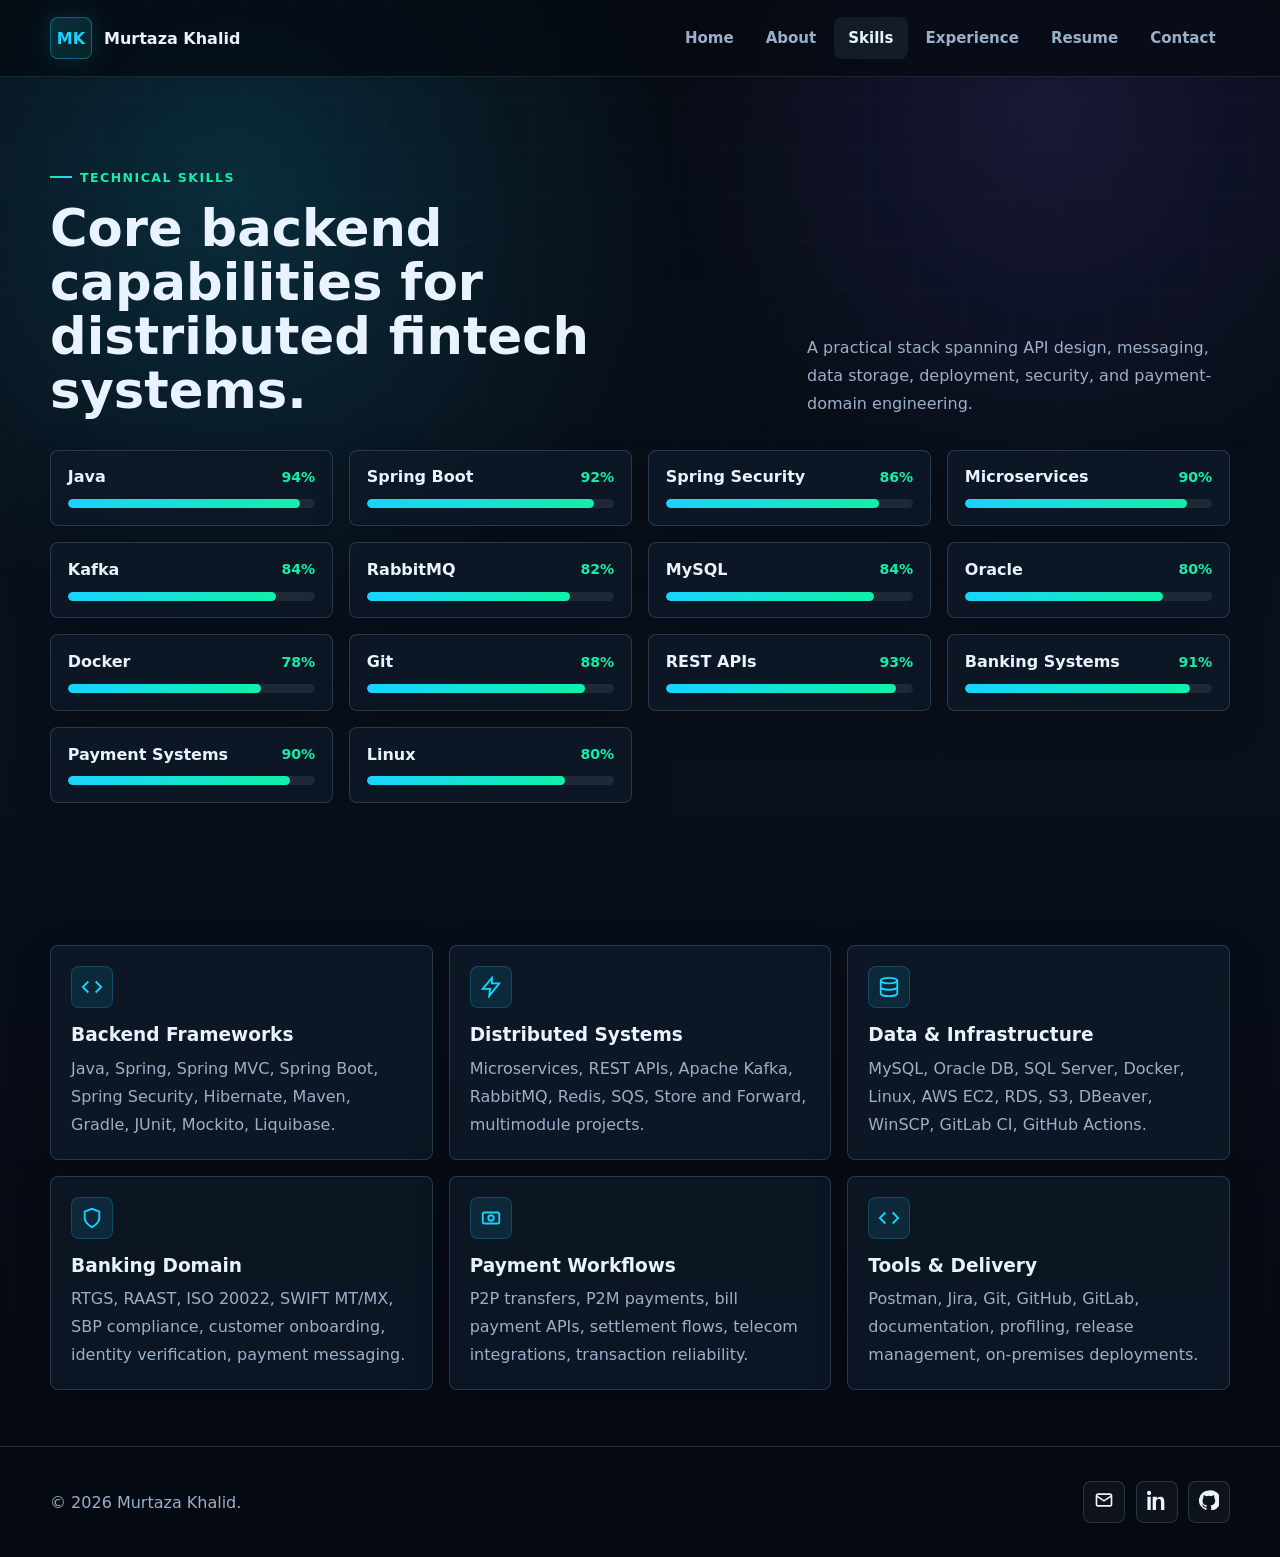
<file: skills.html>
﻿<!doctype html>
<html lang="en">
<head>
  <meta charset="utf-8">
  <meta name="viewport" content="width=device-width, initial-scale=1">
  <title>Skills | Murtaza Khalid</title>
  <meta name="description" content="Java, Spring Boot, microservices, Kafka, RabbitMQ, databases, Docker, REST APIs, banking systems, payment systems, and Linux skills.">
  <meta property="og:title" content="Murtaza Khalid Skills">
  <meta property="og:type" content="website">
  <link rel="icon" type="image/svg+xml" href="assets/images/favicon.svg">
  <link rel="stylesheet" href="css/styles.css">
</head>
<body>
  <a class="skip-link" href="#main">Skip to content</a>
  <header class="site-header"><nav class="nav"><a class="brand" href="index.html"><span class="brand-mark">MK</span><span>Murtaza Khalid</span></a><button class="nav-toggle" aria-label="Open navigation" aria-expanded="false"><span></span><span></span><span></span></button><div class="nav-links"><a href="index.html">Home</a><a href="about.html">About</a><a class="active" href="skills.html">Skills</a><a href="experience.html">Experience</a><a href="resume.html">Resume</a><a href="contact.html">Contact</a></div></nav></header>
  <main id="main">
    <section class="section"><div class="container"><span class="eyebrow reveal">Technical skills</span><div class="section-head"><h1 class="reveal">Core backend capabilities for distributed fintech systems.</h1><p class="reveal">A practical stack spanning API design, messaging, data storage, deployment, security, and payment-domain engineering.</p></div><div class="grid grid-4" data-skills></div></div></section>
    <section class="section-tight"><div class="container grid grid-3">
      <article class="card card-pad reveal"><div class="icon" data-icon="code"></div><h3>Backend Frameworks</h3><p>Java, Spring, Spring MVC, Spring Boot, Spring Security, Hibernate, Maven, Gradle, JUnit, Mockito, Liquibase.</p></article>
      <article class="card card-pad reveal"><div class="icon" data-icon="zap"></div><h3>Distributed Systems</h3><p>Microservices, REST APIs, Apache Kafka, RabbitMQ, Redis, SQS, Store and Forward, multimodule projects.</p></article>
      <article class="card card-pad reveal"><div class="icon" data-icon="database"></div><h3>Data & Infrastructure</h3><p>MySQL, Oracle DB, SQL Server, Docker, Linux, AWS EC2, RDS, S3, DBeaver, WinSCP, GitLab CI, GitHub Actions.</p></article>
      <article class="card card-pad reveal"><div class="icon" data-icon="shield"></div><h3>Banking Domain</h3><p>RTGS, RAAST, ISO 20022, SWIFT MT/MX, SBP compliance, customer onboarding, identity verification, payment messaging.</p></article>
      <article class="card card-pad reveal"><div class="icon" data-icon="banknote"></div><h3>Payment Workflows</h3><p>P2P transfers, P2M payments, bill payment APIs, settlement flows, telecom integrations, transaction reliability.</p></article>
      <article class="card card-pad reveal"><div class="icon" data-icon="code"></div><h3>Tools & Delivery</h3><p>Postman, Jira, Git, GitHub, GitLab, documentation, profiling, release management, on-premises deployments.</p></article>
    </div></section>
  </main>
  <footer class="footer"><div class="container footer-inner"><div>&copy; 2026 Murtaza Khalid.</div><div class="socials"><a href="https://mail.google.com/mail/?view=cm&fs=1&to=murtazakhalid888@gmail.com" target="_blank" rel="noopener noreferrer" aria-label="Email"><span data-icon="mail"></span></a><a href="https://www.linkedin.com/in/murtazakhalid77/" target="_blank" rel="noopener noreferrer" aria-label="LinkedIn"><span data-icon="linkedin"></span></a><a href="https://github.com/murtazakhalid77" target="_blank" rel="noopener noreferrer" aria-label="GitHub"><span data-icon="github"></span></a></div></div></footer>
  <script src="js/main.js"></script>
</body>
</html>
</file>
<file: css/styles.css>
﻿:root {
  color-scheme: dark;
  --bg: #060b13;
  --panel: rgba(14, 25, 40, .82);
  --panel-strong: rgba(18, 32, 50, .94);
  --text: #e9f3ff;
  --muted: #9bb0c8;
  --line: rgba(155, 220, 255, .18);
  --cyan: #19d3ff;
  --mint: #12f0a8;
  --violet: #7b61ff;
  --shadow: 0 24px 70px rgba(0, 0, 0, .42);
  --radius: 8px;
  --max: 1180px;
}

* { box-sizing: border-box; }
html { scroll-behavior: smooth; }
body {
  margin: 0;
  min-height: 100vh;
  font-family: Inter, ui-sans-serif, system-ui, -apple-system, BlinkMacSystemFont, "Segoe UI", sans-serif;
  background:
    radial-gradient(circle at 18% 12%, rgba(25, 211, 255, .16), transparent 28rem),
    radial-gradient(circle at 82% 7%, rgba(123, 97, 255, .14), transparent 24rem),
    linear-gradient(180deg, #060b13 0%, #09101c 45%, #050810 100%);
  color: var(--text);
  letter-spacing: 0;
}

body::before {
  content: "";
  position: fixed;
  inset: 0;
  pointer-events: none;
  background-image: linear-gradient(rgba(255,255,255,.035) 1px, transparent 1px), linear-gradient(90deg, rgba(255,255,255,.035) 1px, transparent 1px);
  background-size: 48px 48px;
  mask-image: linear-gradient(to bottom, rgba(0,0,0,.55), transparent 75%);
  z-index: -1;
}

a { color: inherit; text-decoration: none; }
img { max-width: 100%; display: block; }
p { color: var(--muted); line-height: 1.75; margin: 0; }

.skip-link { position: absolute; left: -999px; top: 1rem; background: var(--cyan); color: #06111f; padding: .75rem 1rem; z-index: 100; border-radius: var(--radius); }
.skip-link:focus { left: 1rem; }
.site-header { position: sticky; top: 0; z-index: 50; border-bottom: 1px solid rgba(155, 220, 255, .12); background: rgba(6, 11, 19, .78); backdrop-filter: blur(18px); }
.nav { width: min(var(--max), calc(100% - 32px)); margin: 0 auto; min-height: 76px; display: flex; align-items: center; justify-content: space-between; gap: 1rem; }
.brand { display: flex; align-items: center; gap: .75rem; font-weight: 800; }
.brand-mark { width: 42px; height: 42px; display: grid; place-items: center; border: 1px solid rgba(25, 211, 255, .35); border-radius: 8px; background: linear-gradient(135deg, rgba(25,211,255,.18), rgba(18,240,168,.1)); color: var(--cyan); box-shadow: 0 0 28px rgba(25, 211, 255, .15); }
.nav-links { display: flex; align-items: center; gap: .2rem; }
.nav-links a { color: var(--muted); padding: .75rem .9rem; border-radius: 8px; font-weight: 650; font-size: .94rem; transition: .2s ease; }
.nav-links a:hover, .nav-links a.active { color: var(--text); background: rgba(155,220,255,.08); }
.nav-toggle { display: none; width: 42px; height: 42px; border: 1px solid var(--line); background: rgba(255,255,255,.04); color: var(--text); border-radius: 8px; }
.nav-toggle span { display: block; width: 19px; height: 2px; margin: 5px auto; background: currentColor; }

.container { width: min(var(--max), calc(100% - 32px)); margin: 0 auto; }
.section { padding: 86px 0; }
.section-tight { padding: 56px 0; }
.eyebrow { display: inline-flex; align-items: center; gap: .5rem; color: var(--mint); font-weight: 800; font-size: .78rem; text-transform: uppercase; letter-spacing: .12em; margin-bottom: 1rem; }
.eyebrow::before { content: ""; width: 22px; height: 2px; background: linear-gradient(90deg, var(--mint), var(--cyan)); }
.section-head { display: flex; align-items: end; justify-content: space-between; gap: 2rem; margin-bottom: 2rem; }
.section-head h1, .section-head h2 { margin: 0; max-width: 760px; font-size: clamp(2rem, 4vw, 3.75rem); line-height: 1.06; }
.section-head p { max-width: 620px; }

.hero { min-height: calc(100vh - 76px); display: grid; align-items: center; padding: 72px 0 48px; }
.hero-grid { display: grid; grid-template-columns: 1.04fr .96fr; gap: 52px; align-items: center; }
.hero h1 { margin: 0; font-size: clamp(2.8rem, 7vw, 6.6rem); line-height: .94; letter-spacing: 0; }
.gradient-text { background: linear-gradient(120deg, #fff, var(--cyan) 38%, var(--mint)); -webkit-background-clip: text; background-clip: text; color: transparent; }
.hero-copy { font-size: 1.12rem; max-width: 680px; margin: 1.5rem 0 0; }
.typing-row { min-height: 34px; margin-top: 1.1rem; color: #cfe9ff; font-weight: 800; font-size: clamp(1.05rem, 2vw, 1.35rem); }
.cursor { color: var(--mint); animation: blink 1s infinite; }
@keyframes blink { 50% { opacity: 0; } }
.cta-row { display: flex; flex-wrap: wrap; gap: .9rem; margin-top: 2rem; }
.btn { display: inline-flex; align-items: center; justify-content: center; gap: .55rem; min-height: 46px; padding: .8rem 1.05rem; border-radius: 8px; border: 1px solid var(--line); font-weight: 800; transition: transform .2s ease, border-color .2s ease, background .2s ease; cursor: pointer; }
.btn:hover { transform: translateY(-2px); border-color: rgba(25, 211, 255, .5); }
.btn-primary { background: linear-gradient(135deg, var(--cyan), var(--mint)); color: #03111b; border-color: transparent; }
.btn-ghost { background: rgba(255,255,255,.04); color: var(--text); }
.hero-visual { position: relative; }
.visual-shell { border: 1px solid rgba(155,220,255,.18); border-radius: 18px; padding: 14px; background: linear-gradient(180deg, rgba(255,255,255,.08), rgba(255,255,255,.03)); box-shadow: var(--shadow); }
.visual-shell img { border-radius: 12px; width: 100%; }
.status-strip { display: grid; grid-template-columns: repeat(3, 1fr); gap: .8rem; margin-top: .9rem; }
.status-pill { border: 1px solid var(--line); border-radius: 8px; padding: .75rem; background: rgba(8,17,31,.76); }
.status-pill strong { display: block; font-size: 1.35rem; color: var(--text); }
.status-pill span { color: var(--muted); font-size: .82rem; }

.grid { display: grid; gap: 1rem; }
.grid-2 { grid-template-columns: repeat(2, minmax(0, 1fr)); }
.grid-3 { grid-template-columns: repeat(3, minmax(0, 1fr)); }
.grid-4 { grid-template-columns: repeat(4, minmax(0, 1fr)); }
.card { border: 1px solid var(--line); border-radius: var(--radius); background: var(--panel); box-shadow: 0 12px 38px rgba(0,0,0,.2); transition: transform .25s ease, border-color .25s ease, background .25s ease; overflow: hidden; }
.card:hover { transform: translateY(-5px); border-color: rgba(25,211,255,.42); background: var(--panel-strong); }
.card-pad { padding: 1.25rem; }
.icon { width: 42px; height: 42px; border-radius: 8px; display: grid; place-items: center; background: rgba(25,211,255,.1); color: var(--cyan); border: 1px solid rgba(25,211,255,.2); }
.card h3 { margin: 1rem 0 .6rem; font-size: 1.16rem; }
.card h4 { margin: 0 0 .5rem; font-size: 1.03rem; }
.tags { display: flex; flex-wrap: wrap; gap: .45rem; margin-top: 1rem; }
.tag { color: #cbe7ff; border: 1px solid rgba(155,220,255,.18); background: rgba(155,220,255,.06); border-radius: 999px; padding: .36rem .58rem; font-size: .78rem; font-weight: 700; }
.stats { margin-top: 2.2rem; }
.stat-card { padding: 1.2rem; }
.stat-number { font-size: clamp(1.8rem, 4vw, 3rem); font-weight: 900; color: var(--text); }
.stat-label { color: var(--muted); font-weight: 650; }

.skill-card { padding: 1.05rem; }
.skill-top { display: flex; align-items: center; justify-content: space-between; gap: 1rem; margin-bottom: .8rem; }
.skill-name { font-weight: 850; }
.skill-level { color: var(--mint); font-weight: 850; font-size: .88rem; }
.progress { height: 9px; border-radius: 999px; background: rgba(255,255,255,.08); overflow: hidden; }
.progress span { display: block; height: 100%; width: 0; background: linear-gradient(90deg, var(--cyan), var(--mint)); border-radius: inherit; transition: width 1.2s cubic-bezier(.2,.9,.2,1); }

.project-image { aspect-ratio: 16/9; background: #08111f; }
.project-image img { width: 100%; height: 100%; object-fit: cover; }
.project-card .card-pad { padding: 1.25rem; }
.project-list { margin: 1rem 0 0; padding-left: 1.1rem; color: var(--muted); line-height: 1.65; }
.timeline { position: relative; display: grid; gap: 1rem; }
.timeline::before { content: ""; position: absolute; left: 20px; top: 12px; bottom: 12px; width: 2px; background: linear-gradient(var(--cyan), var(--mint)); opacity: .5; }
.timeline-item { position: relative; padding-left: 58px; }
.timeline-dot { position: absolute; left: 9px; top: 18px; width: 24px; height: 24px; border-radius: 50%; background: var(--bg); border: 5px solid var(--cyan); box-shadow: 0 0 28px rgba(25,211,255,.35); }
.timeline-card { padding: 1.2rem; }
.timeline-meta { color: var(--mint); font-weight: 800; font-size: .9rem; margin-bottom: .45rem; }
.timeline-card h3 { margin: 0 0 .45rem; }

.split { display: grid; grid-template-columns: .85fr 1.15fr; gap: 2rem; align-items: start; }
.profile-panel { padding: 1.25rem; position: sticky; top: 100px; }
.profile-panel img { width: 100%; aspect-ratio: 1 / 1; object-fit: cover; object-position: center; border-radius: 12px; border: 1px solid var(--line); margin-bottom: 1rem; }
.info-list { display: grid; gap: .7rem; margin-top: 1rem; }
.info-list a, .info-list div { display: flex; align-items: center; gap: .7rem; color: var(--muted); }
.contact-form { display: grid; gap: 1rem; }
.field { display: grid; gap: .45rem; }
label { color: #dcecff; font-weight: 750; }
input, textarea { width: 100%; border: 1px solid var(--line); background: rgba(255,255,255,.045); color: var(--text); border-radius: 8px; padding: .95rem 1rem; font: inherit; outline: none; }
textarea { min-height: 150px; resize: vertical; }
input:focus, textarea:focus { border-color: rgba(25,211,255,.65); box-shadow: 0 0 0 4px rgba(25,211,255,.08); }
.form-note { color: var(--muted); font-size: .92rem; }
.resume-frame { width: 100%; min-height: 760px; border: 1px solid var(--line); border-radius: 8px; background: rgba(255,255,255,.04); }

.footer { border-top: 1px solid var(--line); padding: 34px 0; background: rgba(6,11,19,.72); }
.footer-inner { display: flex; justify-content: space-between; align-items: center; gap: 1rem; flex-wrap: wrap; color: var(--muted); }
.socials { display: flex; gap: .65rem; flex-wrap: wrap; }
.socials a { width: 42px; height: 42px; border-radius: 8px; border: 1px solid var(--line); display: grid; place-items: center; color: var(--text); background: rgba(255,255,255,.04); transition: .2s ease; }
.socials a:hover { transform: translateY(-2px); border-color: var(--cyan); color: var(--cyan); }
.reveal { opacity: 0; transform: translateY(18px); transition: opacity .65s ease, transform .65s ease; }
.reveal.visible { opacity: 1; transform: translateY(0); }

@media (max-width: 980px) {
  .hero-grid, .split { grid-template-columns: 1fr; }
  .grid-4 { grid-template-columns: repeat(2, minmax(0, 1fr)); }
  .grid-3 { grid-template-columns: repeat(2, minmax(0, 1fr)); }
  .profile-panel { position: static; }
}

@media (max-width: 760px) {
  .nav-toggle { display: block; }
  .nav-links { position: fixed; left: 16px; right: 16px; top: 84px; display: none; flex-direction: column; align-items: stretch; padding: .8rem; border: 1px solid var(--line); border-radius: 8px; background: rgba(8,17,31,.96); box-shadow: var(--shadow); }
  .nav-links.open { display: flex; }
  .nav-links a { padding: .95rem; }
  .hero { min-height: auto; padding-top: 52px; }
  .section { padding: 64px 0; }
  .section-head { display: block; }
  .grid-2, .grid-3, .grid-4, .status-strip { grid-template-columns: 1fr; }
  .cta-row .btn { width: 100%; }
  .resume-frame { min-height: 560px; }
}

@media (prefers-reduced-motion: reduce) {
  *, *::before, *::after { animation-duration: .01ms !important; transition-duration: .01ms !important; scroll-behavior: auto !important; }
}
@media (hover: hover) and (pointer: fine) {
  body.custom-cursor-ready,
  body.custom-cursor-ready a,
  body.custom-cursor-ready button,
  body.custom-cursor-ready input,
  body.custom-cursor-ready textarea {
    cursor: none;
  }

  .cursor-dot,
  .cursor-ring {
    position: fixed;
    left: 0;
    top: 0;
    pointer-events: none;
    z-index: 9999;
    transform: translate(-50%, -50%);
    border-radius: 50%;
    opacity: 0;
    transition: opacity .18s ease, width .18s ease, height .18s ease, border-color .18s ease, background .18s ease;
  }

  .cursor-dot {
    width: 8px;
    height: 8px;
    background: var(--mint);
    box-shadow: 0 0 18px rgba(18, 240, 168, .72);
  }

  .cursor-ring {
    width: 34px;
    height: 34px;
    border: 1px solid rgba(25, 211, 255, .62);
    background: rgba(25, 211, 255, .06);
    box-shadow: 0 0 28px rgba(25, 211, 255, .16);
  }

  body.custom-cursor-ready .cursor-dot,
  body.custom-cursor-ready .cursor-ring {
    opacity: 1;
  }

  body.cursor-hover .cursor-dot {
    width: 11px;
    height: 11px;
    background: var(--cyan);
  }

  body.cursor-hover .cursor-ring {
    width: 54px;
    height: 54px;
    border-color: rgba(18, 240, 168, .7);
    background: rgba(18, 240, 168, .08);
  }

  body.cursor-hidden .cursor-dot,
  body.cursor-hidden .cursor-ring {
    opacity: 0;
  }
}
</file>
